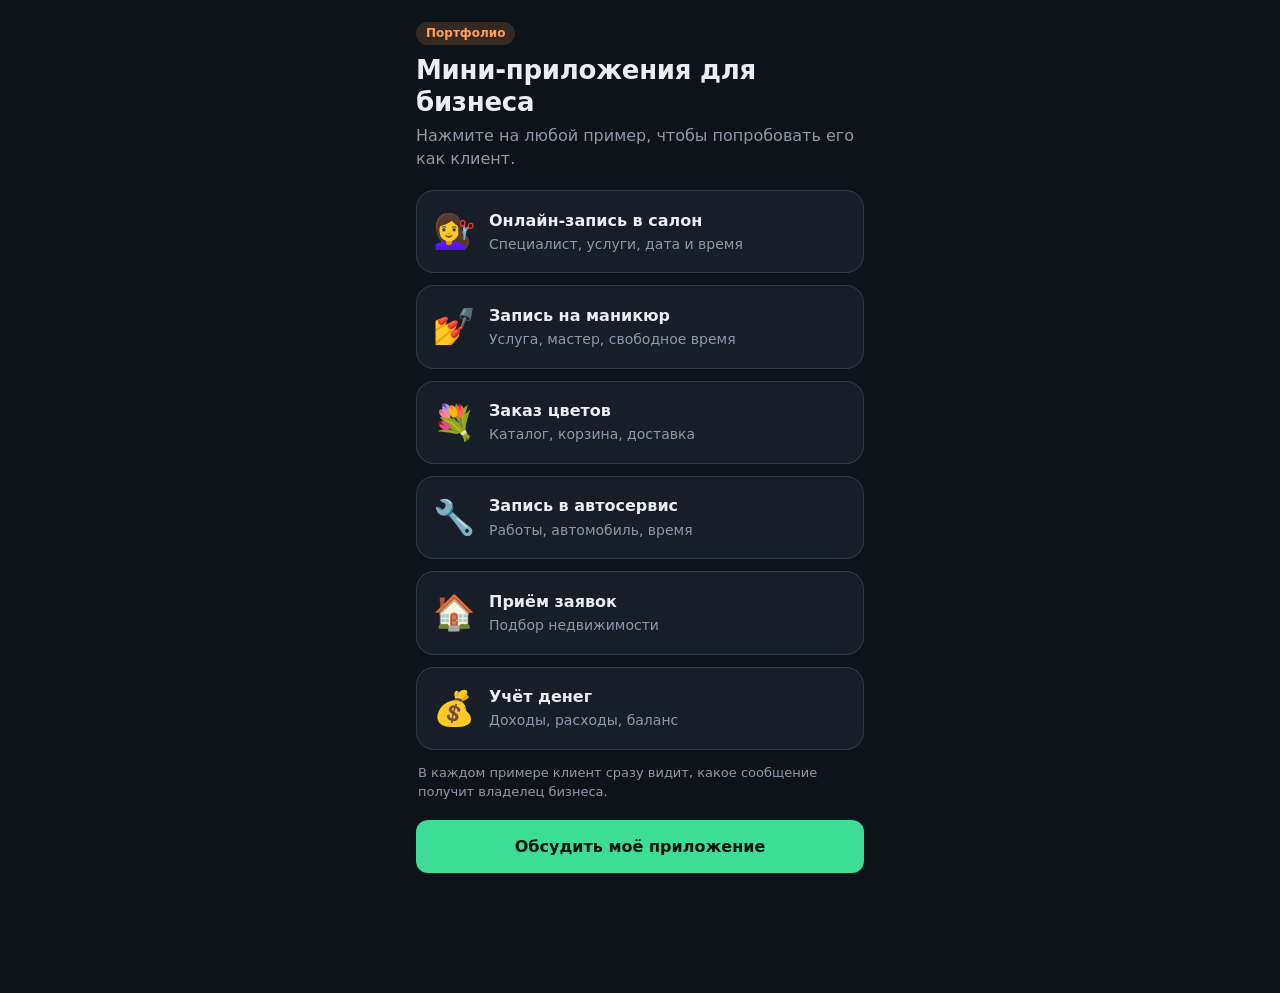
<file: index.html>
<!doctype html>
<html lang="ru">
<head>
  <meta charset="utf-8">
  <meta name="viewport" content="width=device-width, initial-scale=1, maximum-scale=1, user-scalable=no">
  <title>Примеры мини-приложений</title>
  <script src="https://telegram.org/js/telegram-web-app.js"></script>
  <link rel="stylesheet" href="shared/base.css">
</head>
<body>
  <main class="app">
    <header class="head">
      <span class="badge">Портфолио</span>
      <h1>Мини-приложения для бизнеса</h1>
      <p>Нажмите на любой пример, чтобы попробовать его как клиент.</p>
    </header>

    <nav class="hub">
      <a class="hub__card" href="salon/">
        <span class="hub__icon">💇‍♀️</span>
        <span><span class="hub__name">Онлайн-запись в салон</span><br><span class="hub__desc">Специалист, услуги, дата и время</span></span>
      </a>
      <a class="hub__card" href="manicure/">
        <span class="hub__icon">💅</span>
        <span><span class="hub__name">Запись на маникюр</span><br><span class="hub__desc">Услуга, мастер, свободное время</span></span>
      </a>
      <a class="hub__card" href="flowers/">
        <span class="hub__icon">💐</span>
        <span><span class="hub__name">Заказ цветов</span><br><span class="hub__desc">Каталог, корзина, доставка</span></span>
      </a>
      <a class="hub__card" href="auto/">
        <span class="hub__icon">🔧</span>
        <span><span class="hub__name">Запись в автосервис</span><br><span class="hub__desc">Работы, автомобиль, время</span></span>
      </a>
      <a class="hub__card" href="lead/">
        <span class="hub__icon">🏠</span>
        <span><span class="hub__name">Приём заявок</span><br><span class="hub__desc">Подбор недвижимости</span></span>
      </a>
      <a class="hub__card" href="https://spaidermen4k.github.io/money-mini-app/">
        <span class="hub__icon">💰</span>
        <span><span class="hub__name">Учёт денег</span><br><span class="hub__desc">Доходы, расходы, баланс</span></span>
      </a>
    </nav>

    <p class="note">В каждом примере клиент сразу видит, какое сообщение получит владелец бизнеса.</p>
    <a class="submit" href="https://t.me/teeeIegram" target="_blank" rel="noopener">Обсудить моё приложение</a>
  </main>
</body>
</html>
</file>
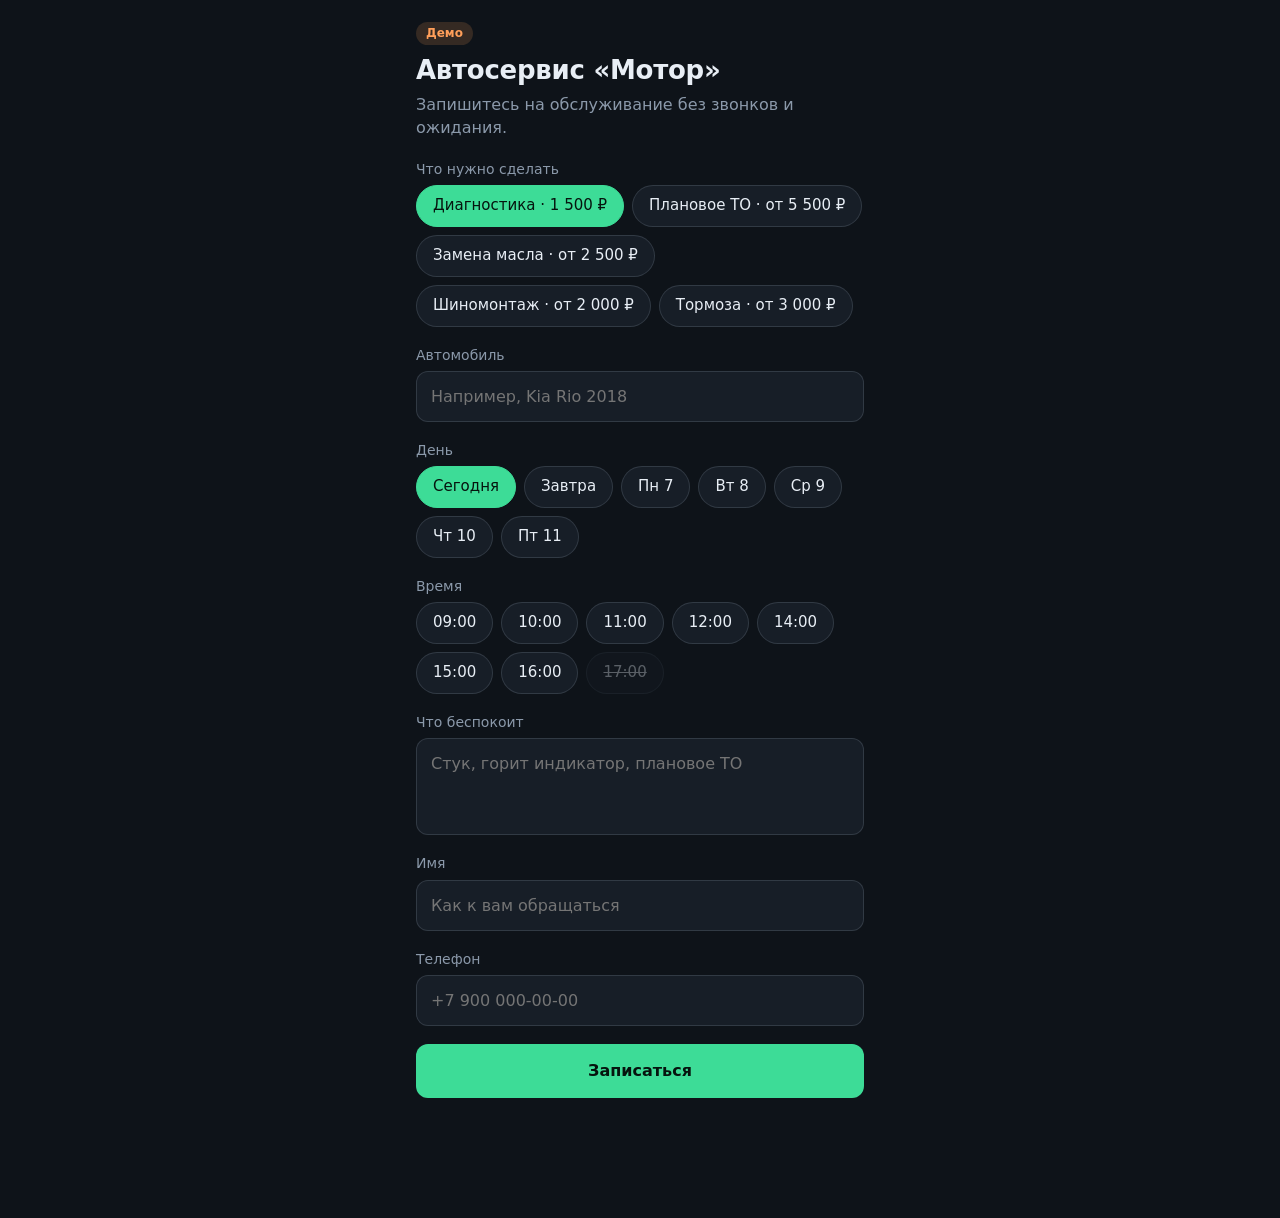
<file: auto/index.html>
<!doctype html>
<html lang="ru">
<head>
  <meta charset="utf-8">
  <meta name="viewport" content="width=device-width, initial-scale=1, maximum-scale=1, user-scalable=no">
  <title>Демо: запись в автосервис</title>
  <script src="https://telegram.org/js/telegram-web-app.js"></script>
  <link rel="stylesheet" href="../shared/base.css">
</head>
<body>
  <main class="app">

    <section data-screen="form">
      <header class="head">
        <span class="badge">Демо</span>
        <h1>Автосервис «Мотор»</h1>
        <p>Запишитесь на обслуживание без звонков и ожидания.</p>
      </header>

      <form class="form" id="form" autocomplete="off" novalidate>
        <div class="field"><span>Что нужно сделать</span><div class="chips" id="service"></div></div>

        <label class="field">
          <span>Автомобиль</span>
          <input class="input" id="car" type="text" maxlength="40" placeholder="Например, Kia Rio 2018">
        </label>

        <div class="field"><span>День</span><div class="chips" id="days"></div></div>
        <div class="field"><span>Время</span><div class="chips" id="times"></div></div>

        <label class="field">
          <span>Что беспокоит</span>
          <textarea class="input" id="comment" rows="3" maxlength="200" placeholder="Стук, горит индикатор, плановое ТО"></textarea>
        </label>
        <label class="field">
          <span>Имя</span>
          <input class="input" id="name" type="text" maxlength="40" placeholder="Как к вам обращаться">
        </label>
        <label class="field">
          <span>Телефон</span>
          <input class="input" id="phone" type="tel" inputmode="tel" maxlength="20" placeholder="+7 900 000-00-00">
        </label>

        <p class="error" id="error" hidden></p>
        <button class="submit" type="submit">Записаться</button>
      </form>
    </section>

    <section data-screen="done" hidden>
      <header class="head">
        <span class="badge badge--ok">Готово</span>
        <h1>Вы записаны</h1>
        <p>Клиент видит подтверждение. А вот что в этот момент получает администратор сервиса в Telegram:</p>
      </header>

      <div class="message" id="message" aria-live="polite"></div>
      <p class="note">Демо-режим: данные никуда не отправляются, всё показано только на вашем телефоне.</p>

      <div class="actions">
        <a class="submit" href="https://t.me/teeeIegram" target="_blank" rel="noopener">Хочу такое для моего бизнеса</a>
        <button class="ghost" id="again" type="button">Записаться ещё раз</button>
      </div>
    </section>

  </main>

  <script src="../shared/core.js"></script>
  <script src="app.js"></script>
</body>
</html>
</file>
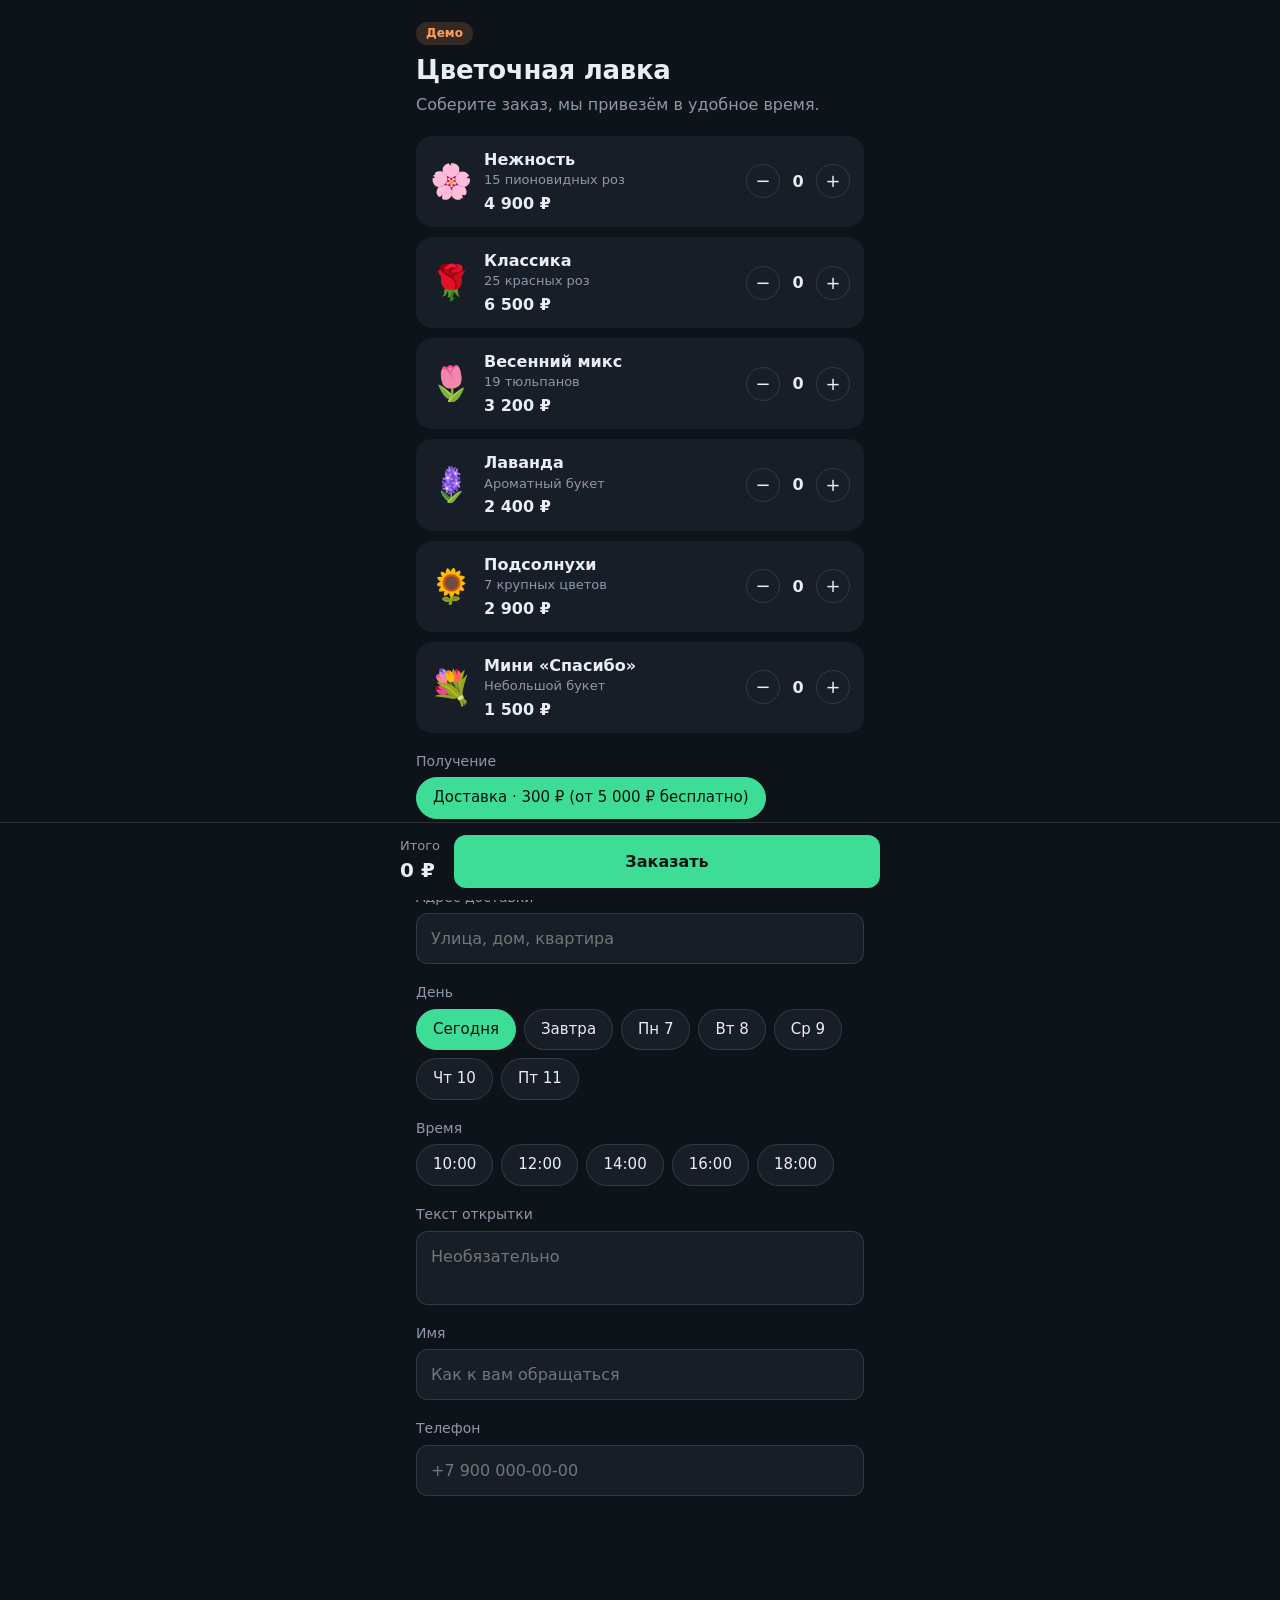
<file: flowers/index.html>
<!doctype html>
<html lang="ru">
<head>
  <meta charset="utf-8">
  <meta name="viewport" content="width=device-width, initial-scale=1, maximum-scale=1, user-scalable=no">
  <title>Демо: заказ цветов</title>
  <script src="https://telegram.org/js/telegram-web-app.js"></script>
  <link rel="stylesheet" href="../shared/base.css">
</head>
<body>
  <main class="app">

    <section data-screen="form">
      <header class="head">
        <span class="badge">Демо</span>
        <h1>Цветочная лавка</h1>
        <p>Соберите заказ, мы привезём в удобное время.</p>
      </header>

      <form class="form" id="form" autocomplete="off" novalidate>
        <div class="products" id="products"></div>

        <div class="field"><span>Получение</span><div class="chips" id="delivery"></div></div>

        <label class="field" id="addressField">
          <span>Адрес доставки</span>
          <input class="input" id="address" type="text" maxlength="80" placeholder="Улица, дом, квартира">
        </label>

        <div class="field"><span>День</span><div class="chips" id="days"></div></div>
        <div class="field"><span>Время</span><div class="chips" id="times"></div></div>

        <label class="field">
          <span>Текст открытки</span>
          <textarea class="input" id="card" rows="2" maxlength="100" placeholder="Необязательно"></textarea>
        </label>
        <label class="field">
          <span>Имя</span>
          <input class="input" id="name" type="text" maxlength="40" placeholder="Как к вам обращаться">
        </label>
        <label class="field">
          <span>Телефон</span>
          <input class="input" id="phone" type="tel" inputmode="tel" maxlength="20" placeholder="+7 900 000-00-00">
        </label>

        <p class="error" id="error" hidden></p>
      </form>

      <!-- Нижняя панель с итогом -->
      <div class="total">
        <div class="total__inner">
          <div class="total__sum">Итого<b id="sum">0 ₽</b></div>
          <button class="submit" type="submit" form="form">Заказать</button>
        </div>
      </div>
    </section>

    <section data-screen="done" hidden>
      <header class="head">
        <span class="badge badge--ok">Готово</span>
        <h1>Заказ принят</h1>
        <p>Клиент видит подтверждение. А вот что в этот момент получает владелец магазина в Telegram:</p>
      </header>

      <div class="message" id="message" aria-live="polite"></div>
      <p class="note">Демо-режим: данные никуда не отправляются, всё показано только на вашем телефоне.</p>

      <div class="actions">
        <a class="submit" href="https://t.me/teeeIegram" target="_blank" rel="noopener">Хочу такое для моего бизнеса</a>
        <button class="ghost" id="again" type="button">Оформить ещё раз</button>
      </div>
    </section>

  </main>

  <script src="../shared/core.js"></script>
  <script src="app.js"></script>
</body>
</html>
</file>
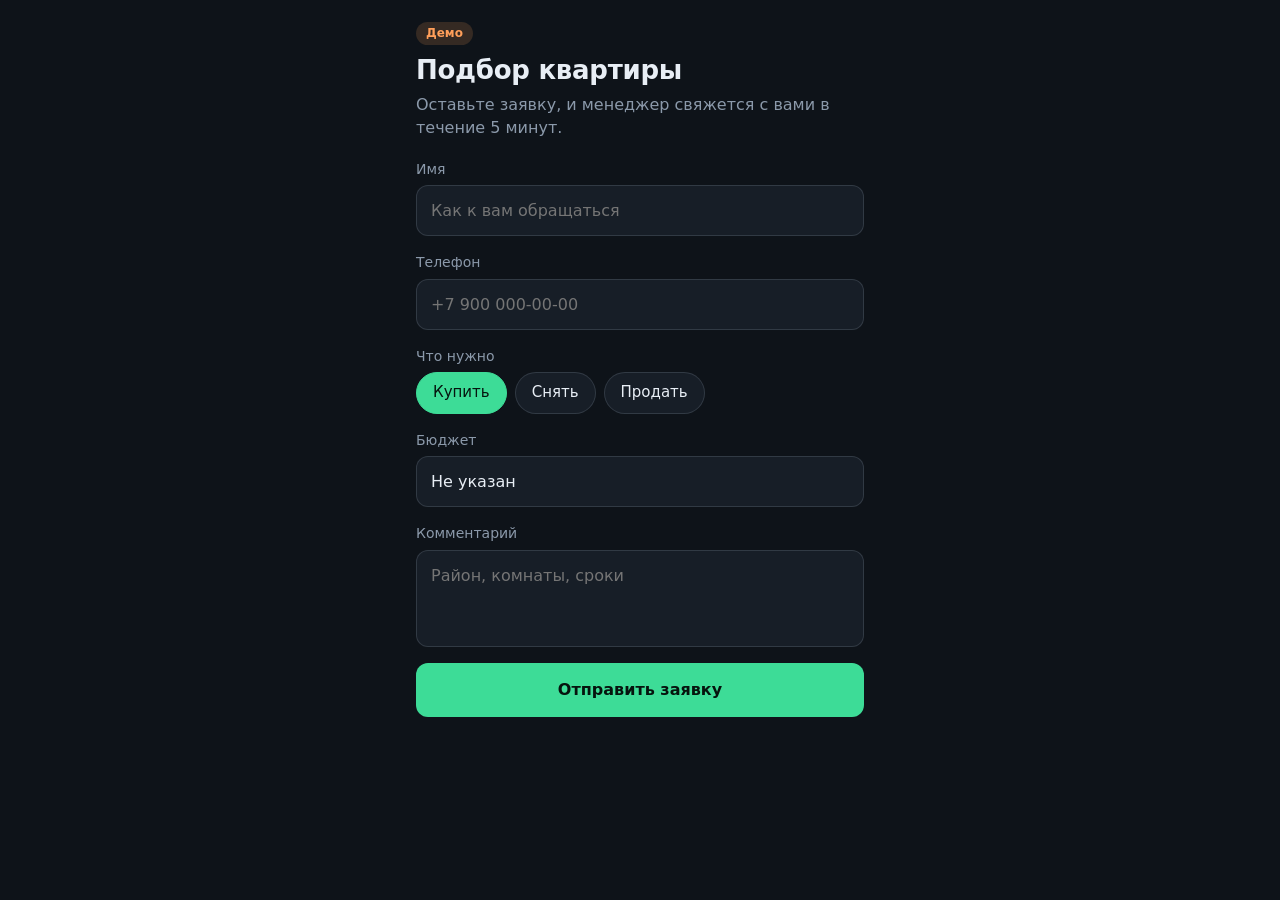
<file: lead/index.html>
<!doctype html>
<html lang="ru">
<head>
  <meta charset="utf-8">
  <meta name="viewport" content="width=device-width, initial-scale=1, maximum-scale=1, user-scalable=no">
  <title>Демо: приём заявок</title>
  <script src="https://telegram.org/js/telegram-web-app.js"></script>
  <link rel="stylesheet" href="style.css">
</head>
<body>
  <main class="app">

    <!-- Экран 1: форма заявки -->
    <section id="screenForm">
      <header class="head">
        <span class="badge">Демо</span>
        <h1>Подбор квартиры</h1>
        <p>Оставьте заявку, и менеджер свяжется с вами в течение 5 минут.</p>
      </header>

      <form class="form" id="form" autocomplete="off" novalidate>
        <label class="field">
          <span>Имя</span>
          <input class="input" id="name" type="text" maxlength="40" placeholder="Как к вам обращаться" required>
        </label>

        <label class="field">
          <span>Телефон</span>
          <input class="input" id="phone" type="tel" inputmode="tel" maxlength="20" placeholder="+7 900 000-00-00" required>
        </label>

        <div class="field">
          <span>Что нужно</span>
          <div class="chips" id="goal"></div>
        </div>

        <label class="field">
          <span>Бюджет</span>
          <select class="input" id="budget">
            <option value="">Не указан</option>
            <option>до 5 млн ₽</option>
            <option>5–9 млн ₽</option>
            <option>9–15 млн ₽</option>
            <option>от 15 млн ₽</option>
          </select>
        </label>

        <label class="field">
          <span>Комментарий</span>
          <textarea class="input" id="comment" rows="3" maxlength="200" placeholder="Район, комнаты, сроки"></textarea>
        </label>

        <p class="error" id="error" hidden></p>
        <button class="submit" type="submit">Отправить заявку</button>
      </form>
    </section>

    <!-- Экран 2: что получит владелец бизнеса -->
    <section id="screenDone" hidden>
      <header class="head">
        <span class="badge badge--ok">Готово</span>
        <h1>Заявка отправлена</h1>
        <p>Клиент видит это сообщение. А вот что в этот момент получает владелец бизнеса в Telegram:</p>
      </header>

      <div class="message" id="message" aria-live="polite"></div>

      <p class="note">Демо-режим: данные никуда не отправляются, всё показано только на вашем телефоне.</p>

      <div class="actions">
        <a class="submit" id="contact" href="https://t.me/teeeIegram" target="_blank" rel="noopener">Хочу такое для моего бизнеса</a>
        <button class="ghost" id="again" type="button">Заполнить ещё раз</button>
      </div>
    </section>

  </main>

  <script src="app.js"></script>
</body>
</html>
</file>
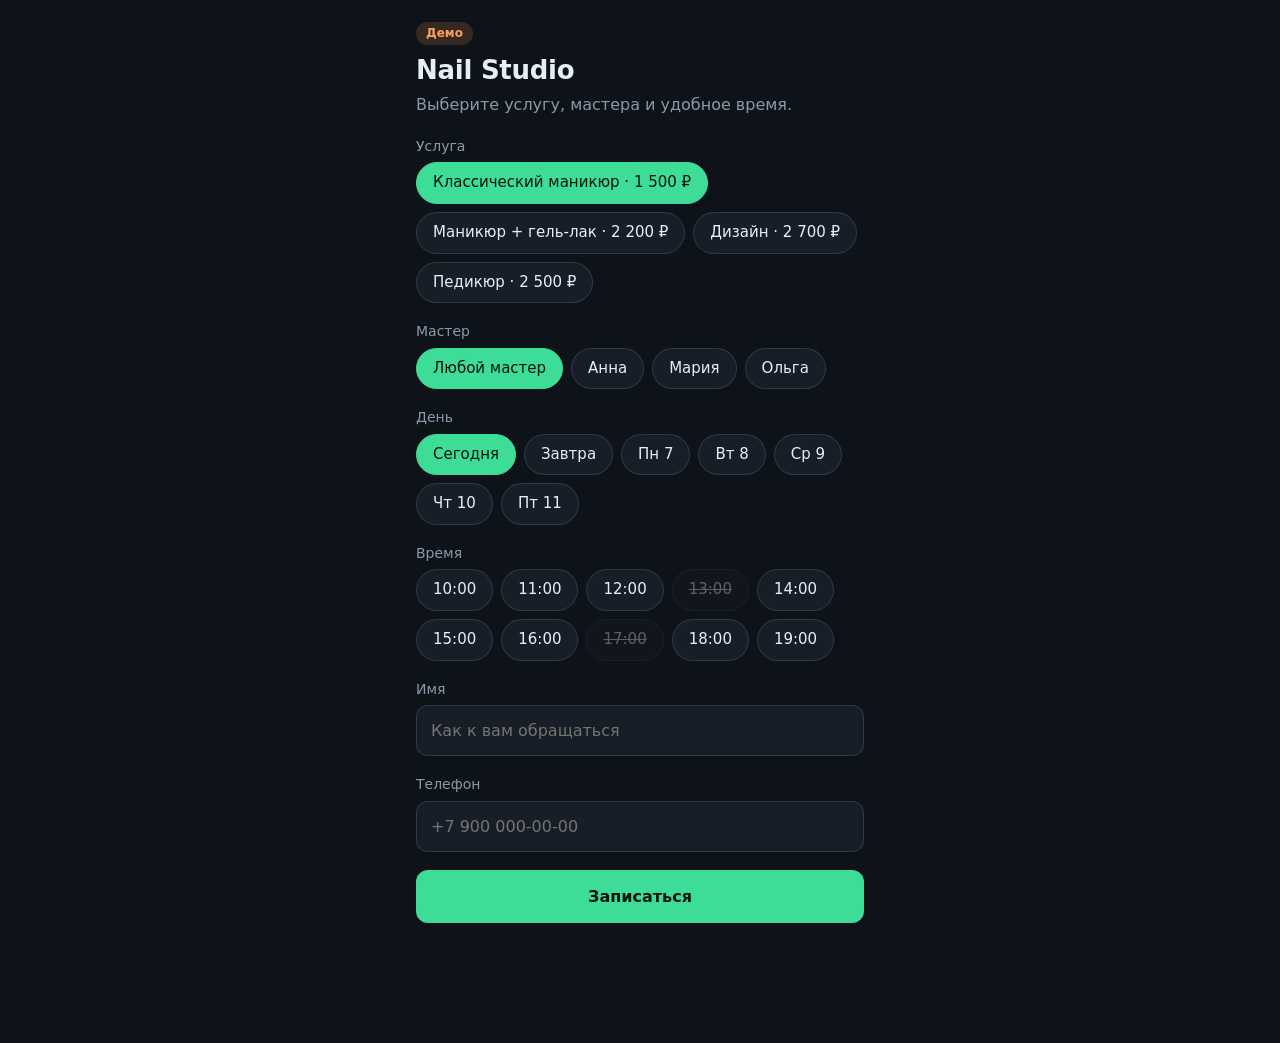
<file: manicure/index.html>
<!doctype html>
<html lang="ru">
<head>
  <meta charset="utf-8">
  <meta name="viewport" content="width=device-width, initial-scale=1, maximum-scale=1, user-scalable=no">
  <title>Демо: запись на маникюр</title>
  <script src="https://telegram.org/js/telegram-web-app.js"></script>
  <link rel="stylesheet" href="../shared/base.css">
</head>
<body>
  <main class="app">

    <section data-screen="form">
      <header class="head">
        <span class="badge">Демо</span>
        <h1>Nail Studio</h1>
        <p>Выберите услугу, мастера и удобное время.</p>
      </header>

      <form class="form" id="form" autocomplete="off" novalidate>
        <div class="field"><span>Услуга</span><div class="chips" id="service"></div></div>
        <div class="field"><span>Мастер</span><div class="chips" id="master"></div></div>
        <div class="field"><span>День</span><div class="chips" id="days"></div></div>
        <div class="field"><span>Время</span><div class="chips" id="times"></div></div>

        <label class="field">
          <span>Имя</span>
          <input class="input" id="name" type="text" maxlength="40" placeholder="Как к вам обращаться">
        </label>
        <label class="field">
          <span>Телефон</span>
          <input class="input" id="phone" type="tel" inputmode="tel" maxlength="20" placeholder="+7 900 000-00-00">
        </label>

        <p class="error" id="error" hidden></p>
        <button class="submit" type="submit">Записаться</button>
      </form>
    </section>

    <section data-screen="done" hidden>
      <header class="head">
        <span class="badge badge--ok">Готово</span>
        <h1>Вы записаны</h1>
        <p>Клиент видит подтверждение. А вот что в этот момент получает владелец салона в Telegram:</p>
      </header>

      <div class="message" id="message" aria-live="polite"></div>
      <p class="note">Демо-режим: данные никуда не отправляются, всё показано только на вашем телефоне.</p>

      <div class="actions">
        <a class="submit" href="https://t.me/teeeIegram" target="_blank" rel="noopener">Хочу такое для моего бизнеса</a>
        <button class="ghost" id="again" type="button">Записаться ещё раз</button>
      </div>
    </section>

  </main>

  <script src="../shared/core.js"></script>
  <script src="app.js"></script>
</body>
</html>
</file>
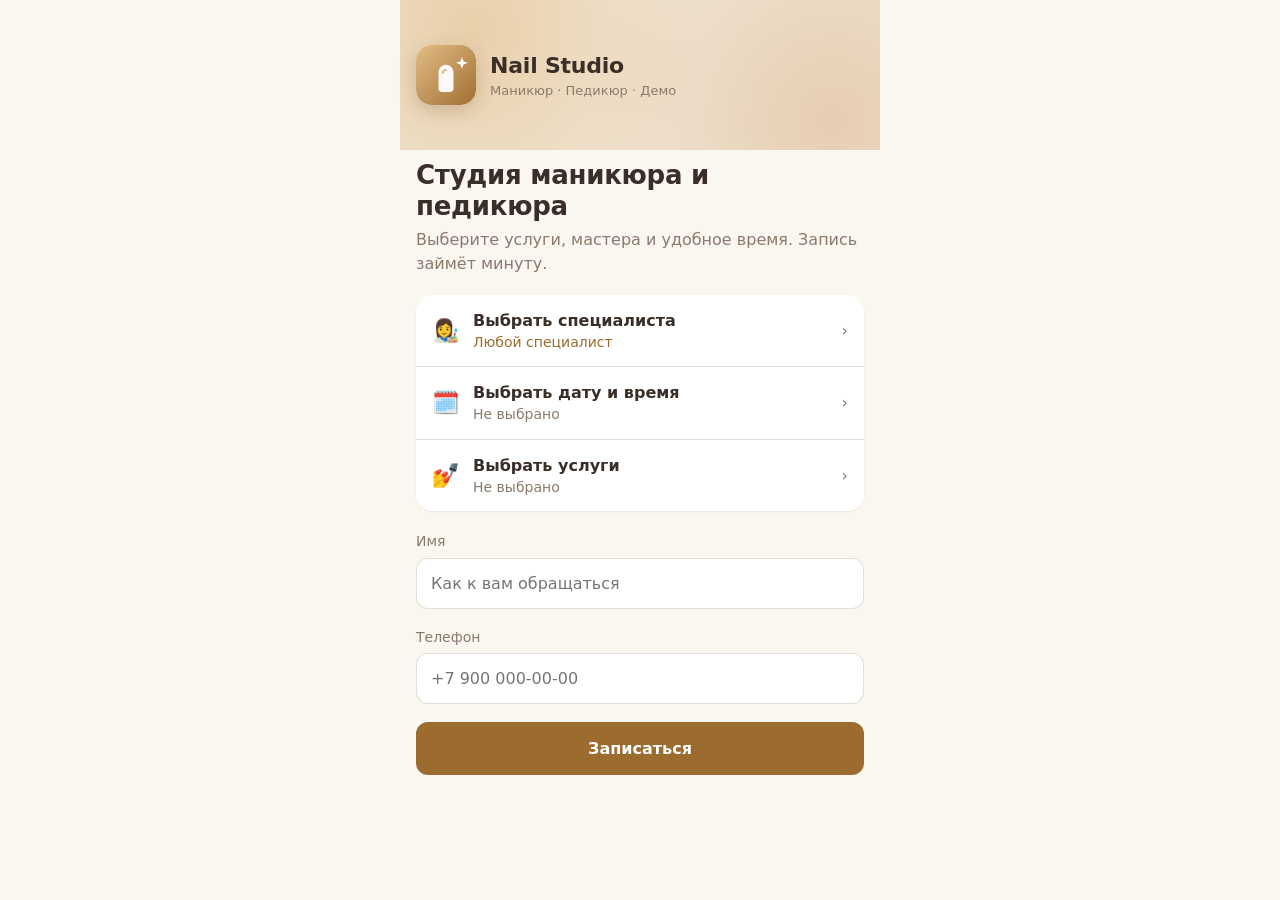
<file: nails/index.html>
<!doctype html>
<html lang="ru">
<head>
  <meta charset="utf-8">
  <meta name="viewport" content="width=device-width, initial-scale=1, maximum-scale=1, user-scalable=no">
  <title>Демо: запись на маникюр и педикюр</title>
  <script src="https://telegram.org/js/telegram-web-app.js"></script>
  <link rel="icon" href="logo.svg" type="image/svg+xml">
  <link rel="stylesheet" href="../shared/base.css">
  <link rel="stylesheet" href="theme.css">
</head>
<body>
  <main class="app">

    <!-- Главное меню записи -->
    <section data-screen="menu">
      <div class="cover">
        <div class="brand">
          <img src="logo.svg" alt="" width="60" height="60">
          <div><div class="brand__name">Nail Studio</div><div class="brand__tag">Маникюр · Педикюр · Демо</div></div>
        </div>
      </div>
      <header class="head">
        <h1>Студия маникюра и педикюра</h1>
        <p>Выберите услуги, мастера и удобное время. Запись займёт минуту.</p>
      </header>

      <div class="menu">
        <button class="menu__row" type="button" data-go="master">
          <span class="menu__icon">👩‍🎨</span>
          <span class="menu__main"><span class="menu__title">Выбрать специалиста</span><span class="menu__value" id="vMaster" style="display:block"></span></span>
          <span class="menu__arrow">›</span>
        </button>
        <button class="menu__row" type="button" data-go="when">
          <span class="menu__icon">🗓️</span>
          <span class="menu__main"><span class="menu__title">Выбрать дату и время</span><span class="menu__value" id="vWhen" style="display:block"></span></span>
          <span class="menu__arrow">›</span>
        </button>
        <button class="menu__row" type="button" data-go="services">
          <span class="menu__icon">💅</span>
          <span class="menu__main"><span class="menu__title">Выбрать услуги</span><span class="menu__value" id="vServices" style="display:block"></span></span>
          <span class="menu__arrow">›</span>
        </button>
      </div>

      <form class="form" id="form" autocomplete="off" novalidate style="margin-top:20px">
        <label class="field">
          <span>Имя</span>
          <input class="input" id="name" type="text" maxlength="40" placeholder="Как к вам обращаться">
        </label>
        <label class="field">
          <span>Телефон</span>
          <input class="input" id="phone" type="tel" inputmode="tel" maxlength="20" placeholder="+7 900 000-00-00">
        </label>
        <p class="error" id="error" hidden></p>
        <button class="submit" type="submit">Записаться</button>
      </form>
    </section>

    <!-- Выбор специалиста -->
    <section data-screen="master" hidden>
      <button class="back" type="button" data-go="menu">‹ Назад</button>
      <header class="head"><h1>Специалист</h1></header>
      <div class="pick-list" id="masters"></div>
    </section>

    <!-- Выбор услуг -->
    <section data-screen="services" hidden>
      <button class="back" type="button" data-go="menu">‹ Назад</button>
      <header class="head"><h1>Услуги</h1><p>Можно выбрать несколько, в том числе из обеих вкладок.</p></header>
      <div class="tabs" id="tabs"></div>
      <div class="pick-list" id="services"></div>
      <div class="total">
        <div class="total__inner">
          <div class="total__sum" id="servicesSum">Ничего не выбрано</div>
          <button class="submit" type="button" data-go="menu">Готово</button>
        </div>
      </div>
    </section>

    <!-- Выбор даты и времени -->
    <section data-screen="when" hidden>
      <button class="back" type="button" data-go="menu">‹ Назад</button>
      <header class="head"><h1>Дата и время</h1></header>
      <div class="form">
        <div class="field"><span>День</span><div class="chips" id="days"></div></div>
        <div class="field"><span>Время</span><div class="chips" id="times"></div></div>
        <button class="submit" type="button" data-go="menu">Готово</button>
      </div>
    </section>

    <!-- Результат -->
    <section data-screen="done" hidden>
      <header class="head">
        <span class="badge badge--ok">Готово</span>
        <h1>Вы записаны</h1>
        <p>Клиент видит подтверждение. А вот что в этот момент получает администратор салона в Telegram:</p>
      </header>

      <div class="message" id="message" aria-live="polite"></div>
      <p class="note">Демо-режим: данные никуда не отправляются, всё показано только на вашем телефоне.</p>

      <div class="actions">
        <a class="submit" href="https://t.me/teeeIegram" target="_blank" rel="noopener">Хочу такое для моей студии</a>
        <button class="ghost" id="again" type="button">Записаться ещё раз</button>
      </div>
    </section>

  </main>

  <script src="../shared/core.js"></script>
  <script src="app.js"></script>
</body>
</html>
</file>
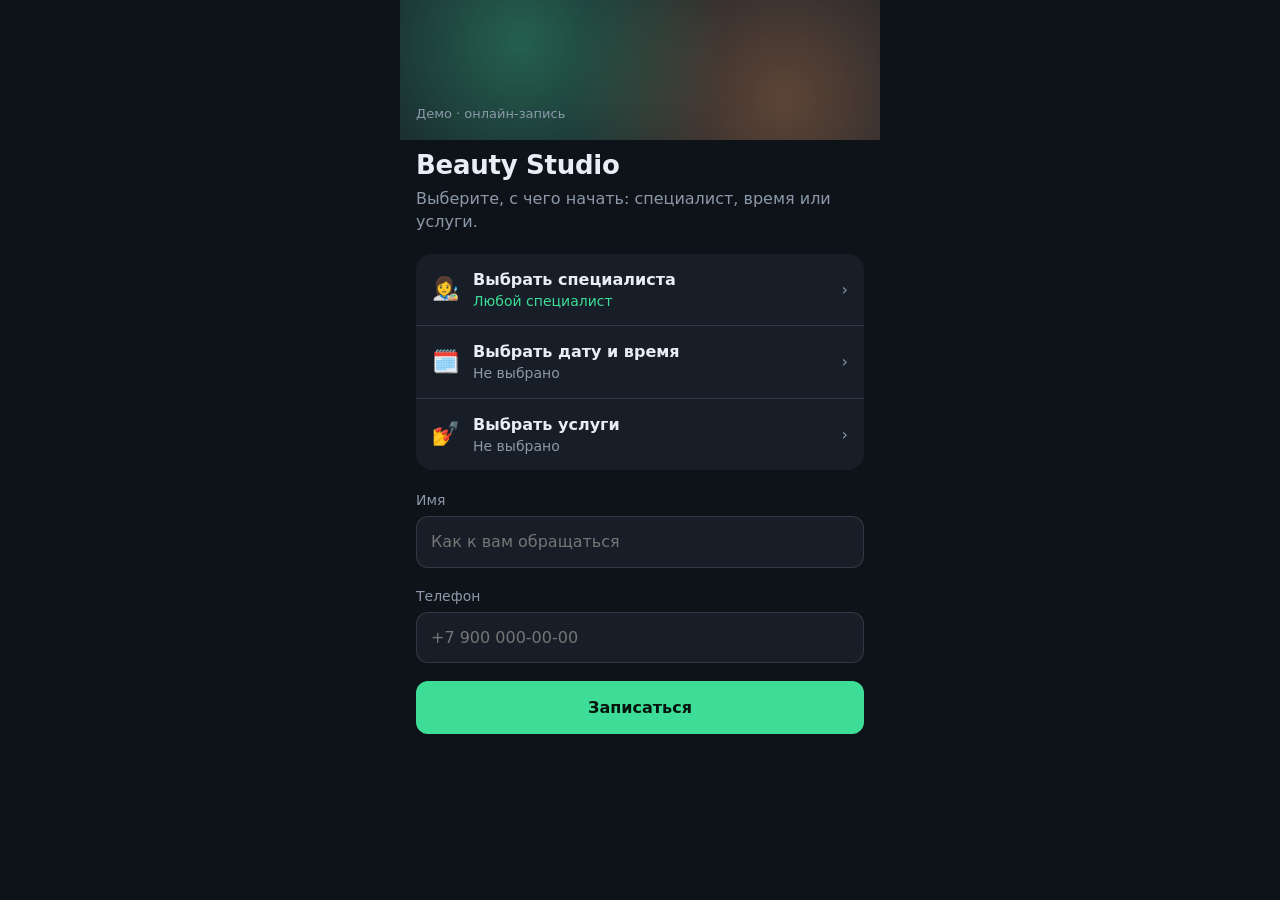
<file: salon/index.html>
<!doctype html>
<html lang="ru">
<head>
  <meta charset="utf-8">
  <meta name="viewport" content="width=device-width, initial-scale=1, maximum-scale=1, user-scalable=no">
  <title>Демо: онлайн-запись в салон</title>
  <script src="https://telegram.org/js/telegram-web-app.js"></script>
  <link rel="stylesheet" href="../shared/base.css">
</head>
<body>
  <main class="app">

    <!-- Главное меню записи -->
    <section data-screen="menu">
      <div class="cover">Демо · онлайн-запись</div>
      <header class="head">
        <h1>Beauty Studio</h1>
        <p>Выберите, с чего начать: специалист, время или услуги.</p>
      </header>

      <div class="menu">
        <button class="menu__row" type="button" data-go="master">
          <span class="menu__icon">👩‍🎨</span>
          <span class="menu__main"><span class="menu__title">Выбрать специалиста</span><span class="menu__value" id="vMaster" style="display:block"></span></span>
          <span class="menu__arrow">›</span>
        </button>
        <button class="menu__row" type="button" data-go="when">
          <span class="menu__icon">🗓️</span>
          <span class="menu__main"><span class="menu__title">Выбрать дату и время</span><span class="menu__value" id="vWhen" style="display:block"></span></span>
          <span class="menu__arrow">›</span>
        </button>
        <button class="menu__row" type="button" data-go="services">
          <span class="menu__icon">💅</span>
          <span class="menu__main"><span class="menu__title">Выбрать услуги</span><span class="menu__value" id="vServices" style="display:block"></span></span>
          <span class="menu__arrow">›</span>
        </button>
      </div>

      <form class="form" id="form" autocomplete="off" novalidate style="margin-top:20px">
        <label class="field">
          <span>Имя</span>
          <input class="input" id="name" type="text" maxlength="40" placeholder="Как к вам обращаться">
        </label>
        <label class="field">
          <span>Телефон</span>
          <input class="input" id="phone" type="tel" inputmode="tel" maxlength="20" placeholder="+7 900 000-00-00">
        </label>
        <p class="error" id="error" hidden></p>
        <button class="submit" type="submit">Записаться</button>
      </form>
    </section>

    <!-- Выбор специалиста -->
    <section data-screen="master" hidden>
      <button class="back" type="button" data-go="menu">‹ Назад</button>
      <header class="head"><h1>Специалист</h1></header>
      <div class="pick-list" id="masters"></div>
    </section>

    <!-- Выбор услуг -->
    <section data-screen="services" hidden>
      <button class="back" type="button" data-go="menu">‹ Назад</button>
      <header class="head"><h1>Услуги</h1><p>Можно выбрать несколько.</p></header>
      <div class="pick-list" id="services"></div>
      <div class="total">
        <div class="total__inner">
          <div class="total__sum" id="servicesSum">Ничего не выбрано</div>
          <button class="submit" type="button" data-go="menu">Готово</button>
        </div>
      </div>
    </section>

    <!-- Выбор даты и времени -->
    <section data-screen="when" hidden>
      <button class="back" type="button" data-go="menu">‹ Назад</button>
      <header class="head"><h1>Дата и время</h1></header>
      <div class="form">
        <div class="field"><span>День</span><div class="chips" id="days"></div></div>
        <div class="field"><span>Время</span><div class="chips" id="times"></div></div>
        <button class="submit" type="button" data-go="menu">Готово</button>
      </div>
    </section>

    <!-- Результат -->
    <section data-screen="done" hidden>
      <header class="head">
        <span class="badge badge--ok">Готово</span>
        <h1>Вы записаны</h1>
        <p>Клиент видит подтверждение. А вот что в этот момент получает администратор салона в Telegram:</p>
      </header>

      <div class="message" id="message" aria-live="polite"></div>
      <p class="note">Демо-режим: данные никуда не отправляются, всё показано только на вашем телефоне.</p>

      <div class="actions">
        <a class="submit" href="https://t.me/teeeIegram" target="_blank" rel="noopener">Хочу такое для моего салона</a>
        <button class="ghost" id="again" type="button">Записаться ещё раз</button>
      </div>
    </section>

  </main>

  <script src="../shared/core.js"></script>
  <script src="app.js"></script>
</body>
</html>
</file>
<file: shared/base.css>
/* Общие стили всех демо. Цвета берутся из темы Telegram, в браузере используются запасные значения. */
:root {
  --bg: var(--tg-theme-bg-color, #0e1319);
  --card: var(--tg-theme-secondary-bg-color, #171e27);
  --text: var(--tg-theme-text-color, #e8eef5);
  --muted: var(--tg-theme-hint-color, #8b99aa);
  --accent: var(--tg-theme-button-color, #3ddc97);
  --accent-text: var(--tg-theme-button-text-color, #06140e);
  --line: rgba(128, 140, 155, 0.25);
  --danger: #ff6b6b;
}

* { box-sizing: border-box; margin: 0; padding: 0; -webkit-tap-highlight-color: transparent; }

body {
  background: var(--bg);
  color: var(--text);
  font-family: -apple-system, "SF Pro Text", system-ui, sans-serif;
  font-size: 16px;
  line-height: 1.45;
}

.app { max-width: 480px; margin: 0 auto; padding: 20px 16px 120px; }
[hidden] { display: none !important; }

/* Заголовок экрана */
.head { margin-bottom: 20px; }
.head h1 { font-size: 26px; line-height: 1.2; margin: 10px 0 6px; letter-spacing: -0.01em; }
.head p { color: var(--muted); }

.badge {
  display: inline-block;
  font-size: 12px;
  font-weight: 700;
  padding: 3px 10px;
  border-radius: 999px;
  background: rgba(255, 159, 90, 0.16);
  color: #ff9f5a;
}
.badge--ok { background: rgba(61, 220, 151, 0.16); color: #3ddc97; }

/* Форма */
.form { display: flex; flex-direction: column; gap: 18px; }
.field { display: flex; flex-direction: column; gap: 6px; }
.field > span { font-size: 14px; color: var(--muted); }

.input {
  width: 100%;
  background: var(--card);
  color: var(--text);
  border: 1px solid var(--line);
  border-radius: 12px;
  padding: 13px 14px;
  font: inherit;
  outline: none;
  resize: none;
  appearance: none;
}
.input:focus { border-color: var(--accent); }
.input.is-bad { border-color: var(--danger); }

/* Кнопки-«чипы» для выбора */
.chips { display: flex; flex-wrap: wrap; gap: 8px; }
.chip {
  border: 1px solid var(--line);
  background: var(--card);
  color: var(--text);
  font: inherit;
  font-size: 15px;
  padding: 9px 16px;
  border-radius: 999px;
}
.chip.is-active { background: var(--accent); color: var(--accent-text); border-color: var(--accent); }
.chip:disabled { opacity: 0.35; text-decoration: line-through; }

.error { color: var(--danger); font-size: 14px; }

.submit {
  display: block;
  width: 100%;
  text-align: center;
  text-decoration: none;
  border: 0;
  background: var(--accent);
  color: var(--accent-text);
  font: inherit;
  font-weight: 700;
  padding: 15px;
  border-radius: 12px;
}
.submit:active { opacity: 0.8; }

.ghost {
  width: 100%;
  border: 1px solid var(--line);
  background: transparent;
  color: var(--text);
  font: inherit;
  padding: 14px;
  border-radius: 12px;
}

/* Каталог товаров (цветы) */
.products { display: flex; flex-direction: column; gap: 10px; }
.product { display: flex; align-items: center; gap: 12px; background: var(--card); border-radius: 16px; padding: 12px 14px; }
.product__icon { font-size: 34px; }
.product__main { flex: 1; min-width: 0; }
.product__name { font-weight: 700; }
.product__desc { color: var(--muted); font-size: 13px; }
.product__price { font-weight: 700; margin-top: 2px; }
.stepper { display: flex; align-items: center; gap: 10px; }
.stepper button {
  width: 34px; height: 34px;
  border-radius: 50%;
  border: 1px solid var(--line);
  background: transparent;
  color: var(--text);
  font: inherit;
  font-size: 18px;
}
.stepper output { min-width: 16px; text-align: center; font-weight: 700; }

/* Нижняя панель с итогом */
.total {
  position: fixed;
  left: 0; right: 0; bottom: 0;
  background: var(--bg);
  border-top: 1px solid var(--line);
  padding: 12px 16px calc(12px + env(safe-area-inset-bottom));
}
.total__inner { max-width: 480px; margin: 0 auto; display: flex; align-items: center; justify-content: space-between; gap: 14px; }
.total__sum { font-size: 13px; color: var(--muted); }
.total__sum b { display: block; font-size: 20px; color: var(--text); }
.total .submit { width: auto; flex: 1; }

/* Сообщение, которое получает владелец */
.message {
  background: var(--card);
  border: 1px solid var(--line);
  border-radius: 18px;
  padding: 16px 18px;
  animation: pop 0.45s ease-out both;
}
.message__head { display: flex; justify-content: space-between; font-size: 13px; color: var(--muted); margin-bottom: 10px; }
.message__bot { color: var(--accent); font-weight: 700; }
.message__title { font-weight: 700; margin-bottom: 8px; }
.message__list { list-style: none; font-size: 15px; margin-bottom: 12px; }
.message__list li { margin-bottom: 2px; }
.message__list span { color: var(--muted); }
.message__done { font-size: 14px; color: var(--accent); border-top: 1px solid var(--line); padding-top: 10px; }

.note { color: var(--muted); font-size: 13px; margin: 14px 2px 18px; }
.actions { display: flex; flex-direction: column; gap: 10px; }

@keyframes pop {
  from { opacity: 0; transform: translateY(12px); }
  to   { opacity: 1; transform: none; }
}

/* Витрина со всеми демо */
.hub { display: flex; flex-direction: column; gap: 12px; }
.hub__card {
  display: flex; align-items: center; gap: 14px;
  background: var(--card);
  border: 1px solid var(--line);
  border-radius: 18px;
  padding: 16px;
  color: var(--text);
  text-decoration: none;
}
.hub__card:active { opacity: 0.8; }
.hub__icon { font-size: 34px; }
.hub__name { font-weight: 700; }
.hub__desc { color: var(--muted); font-size: 14px; }

/* Меню записи в салон: обложка, строки-входы, списки выбора */
.cover {
  height: 140px;
  margin: -20px -16px 0;
  background: radial-gradient(circle at 25% 30%, rgba(61, 220, 151, 0.35), transparent 55%),
              radial-gradient(circle at 80% 70%, rgba(255, 159, 90, 0.3), transparent 55%),
              var(--card);
  display: flex; align-items: flex-end; padding: 16px;
  font-size: 13px; color: var(--muted);
}
.menu { list-style: none; background: var(--card); border-radius: 16px; overflow: hidden; }
.menu__row {
  display: flex; align-items: center; gap: 14px; width: 100%;
  background: transparent; border: 0; border-bottom: 1px solid var(--line);
  color: var(--text); font: inherit; text-align: left; padding: 14px 16px;
}
.menu__row:last-child { border-bottom: 0; }
.menu__icon { font-size: 22px; }
.menu__main { flex: 1; min-width: 0; }
.menu__title { font-weight: 600; }
.menu__value { color: var(--muted); font-size: 14px; white-space: nowrap; overflow: hidden; text-overflow: ellipsis; }
.menu__value.is-set { color: var(--accent); }
.menu__arrow { color: var(--muted); }

.back { background: transparent; border: 0; color: var(--accent); font: inherit; padding: 0 0 12px; }

.pick-list { display: flex; flex-direction: column; gap: 8px; }
.pick {
  display: flex; align-items: center; gap: 12px; width: 100%;
  background: var(--card); border: 1px solid transparent; border-radius: 14px;
  color: var(--text); font: inherit; text-align: left; padding: 12px 14px;
}
.pick.is-active { border-color: var(--accent); }
.pick__icon { font-size: 28px; }
.pick__main { flex: 1; min-width: 0; }
.pick__name { font-weight: 600; }
.pick__sub { color: var(--muted); font-size: 13px; }
.pick__side { font-weight: 700; white-space: nowrap; }
.pick__check { width: 22px; height: 22px; border-radius: 50%; border: 2px solid var(--line); display: grid; place-items: center; font-size: 13px; color: var(--accent-text); }
.pick.is-active .pick__check { background: var(--accent); border-color: var(--accent); }

/* Заголовок группы в длинном списке услуг */
.group { color: var(--muted); font-size: 13px; text-transform: uppercase; letter-spacing: 0.04em; margin: 14px 4px 2px; }
.group:first-child { margin-top: 0; }

/* Вкладки-переключатель (например, маникюр и педикюр) */
.tabs {
  position: sticky; top: 0; z-index: 5;
  display: grid; grid-template-columns: 1fr 1fr; gap: 4px;
  background: var(--card); border-radius: 14px; padding: 4px;
  margin: 0 0 14px; box-shadow: 0 0 0 8px var(--bg);
}
.tab { border: 0; background: transparent; color: var(--muted); font: inherit; font-weight: 600; padding: 11px 8px; border-radius: 11px; }
.tab.is-active { background: var(--accent); color: var(--accent-text); }
</file>
<file: lead/style.css>
/* Цвета берутся из темы Telegram, в обычном браузере используются запасные значения */
:root {
  --bg: var(--tg-theme-bg-color, #0e1319);
  --card: var(--tg-theme-secondary-bg-color, #171e27);
  --text: var(--tg-theme-text-color, #e8eef5);
  --muted: var(--tg-theme-hint-color, #8b99aa);
  --accent: var(--tg-theme-button-color, #3ddc97);
  --accent-text: var(--tg-theme-button-text-color, #06140e);
  --line: rgba(128, 140, 155, 0.25);
  --danger: #ff6b6b;
}

* { box-sizing: border-box; margin: 0; padding: 0; -webkit-tap-highlight-color: transparent; }

body {
  background: var(--bg);
  color: var(--text);
  font-family: -apple-system, "SF Pro Text", system-ui, sans-serif;
  font-size: 16px;
  line-height: 1.45;
}

.app { max-width: 480px; margin: 0 auto; padding: 20px 16px 40px; }
[hidden] { display: none !important; }

.head { margin-bottom: 20px; }
.head h1 { font-size: 26px; line-height: 1.2; margin: 10px 0 6px; letter-spacing: -0.01em; }
.head p { color: var(--muted); }

.badge {
  display: inline-block;
  font-size: 12px;
  font-weight: 700;
  padding: 3px 10px;
  border-radius: 999px;
  background: rgba(255, 159, 90, 0.16);
  color: #ff9f5a;
}
.badge--ok { background: rgba(61, 220, 151, 0.16); color: #3ddc97; }

/* Форма */
.form { display: flex; flex-direction: column; gap: 16px; }
.field { display: flex; flex-direction: column; gap: 6px; }
.field > span { font-size: 14px; color: var(--muted); }

.input {
  width: 100%;
  background: var(--card);
  color: var(--text);
  border: 1px solid var(--line);
  border-radius: 12px;
  padding: 13px 14px;
  font: inherit;
  outline: none;
  resize: none;
  appearance: none;
}
.input:focus { border-color: var(--accent); }
.input.is-bad { border-color: var(--danger); }

.chips { display: flex; flex-wrap: wrap; gap: 8px; }
.chip {
  border: 1px solid var(--line);
  background: var(--card);
  color: var(--text);
  font: inherit;
  font-size: 15px;
  padding: 9px 16px;
  border-radius: 999px;
}
.chip.is-active { background: var(--accent); color: var(--accent-text); border-color: var(--accent); }

.error { color: var(--danger); font-size: 14px; }

.submit {
  display: block;
  text-align: center;
  text-decoration: none;
  border: 0;
  background: var(--accent);
  color: var(--accent-text);
  font: inherit;
  font-weight: 700;
  padding: 15px;
  border-radius: 12px;
}
.submit:active { opacity: 0.8; }

.ghost {
  border: 1px solid var(--line);
  background: transparent;
  color: var(--text);
  font: inherit;
  padding: 14px;
  border-radius: 12px;
}

/* Сообщение, которое получает владелец */
.message {
  background: var(--card);
  border: 1px solid var(--line);
  border-radius: 18px;
  padding: 16px 18px;
  animation: pop 0.45s ease-out both;
}
.message__head { display: flex; justify-content: space-between; font-size: 13px; color: var(--muted); margin-bottom: 10px; }
.message__bot { color: var(--accent); font-weight: 700; }
.message__title { font-weight: 700; margin-bottom: 8px; }
.message__list { list-style: none; font-size: 15px; margin-bottom: 12px; }
.message__list span { color: var(--muted); }
.message__done { font-size: 14px; color: var(--accent); border-top: 1px solid var(--line); padding-top: 10px; }

.note { color: var(--muted); font-size: 13px; margin: 14px 2px 18px; }
.actions { display: flex; flex-direction: column; gap: 10px; }

@keyframes pop {
  from { opacity: 0; transform: translateY(12px); }
  to   { opacity: 1; transform: none; }
}
</file>
<file: nails/theme.css>
/* Тёплая бежево-золотая палитра студии. Подключается после base.css и заменяет цвета темы Telegram. */
:root {
  --bg: #faf6f0;
  --card: #ffffff;
  --text: #3a2f28;
  --muted: #8a7a6c;
  --accent: #9c6b2e;
  --accent-text: #ffffff;
  --line: rgba(120, 90, 60, 0.2);
  --danger: #c4493f;
}

.cover {
  height: 150px;
  align-items: center;
  gap: 14px;
  background: radial-gradient(circle at 15% 20%, rgba(226, 189, 134, 0.55), transparent 55%),
              radial-gradient(circle at 90% 80%, rgba(210, 160, 110, 0.35), transparent 55%),
              #f1e6d6;
  color: var(--text);
}
.brand { display: flex; align-items: center; gap: 14px; }
.brand img { width: 60px; height: 60px; border-radius: 16px; box-shadow: 0 6px 18px rgba(120, 80, 30, 0.25); }
.brand__name { font-size: 22px; font-weight: 800; letter-spacing: -0.01em; }
.brand__tag { font-size: 13px; color: var(--muted); }

.badge { background: rgba(156, 107, 46, 0.14); color: var(--accent); }
.badge--ok { background: rgba(61, 140, 90, 0.14); color: #2f7a4d; }
.message { box-shadow: 0 8px 24px rgba(120, 80, 30, 0.1); }
.message__bot, .message__done { color: var(--accent); }
.menu, .pick, .product { box-shadow: 0 1px 2px rgba(120, 80, 30, 0.08); }
.input { background: #fff; }
</file>
